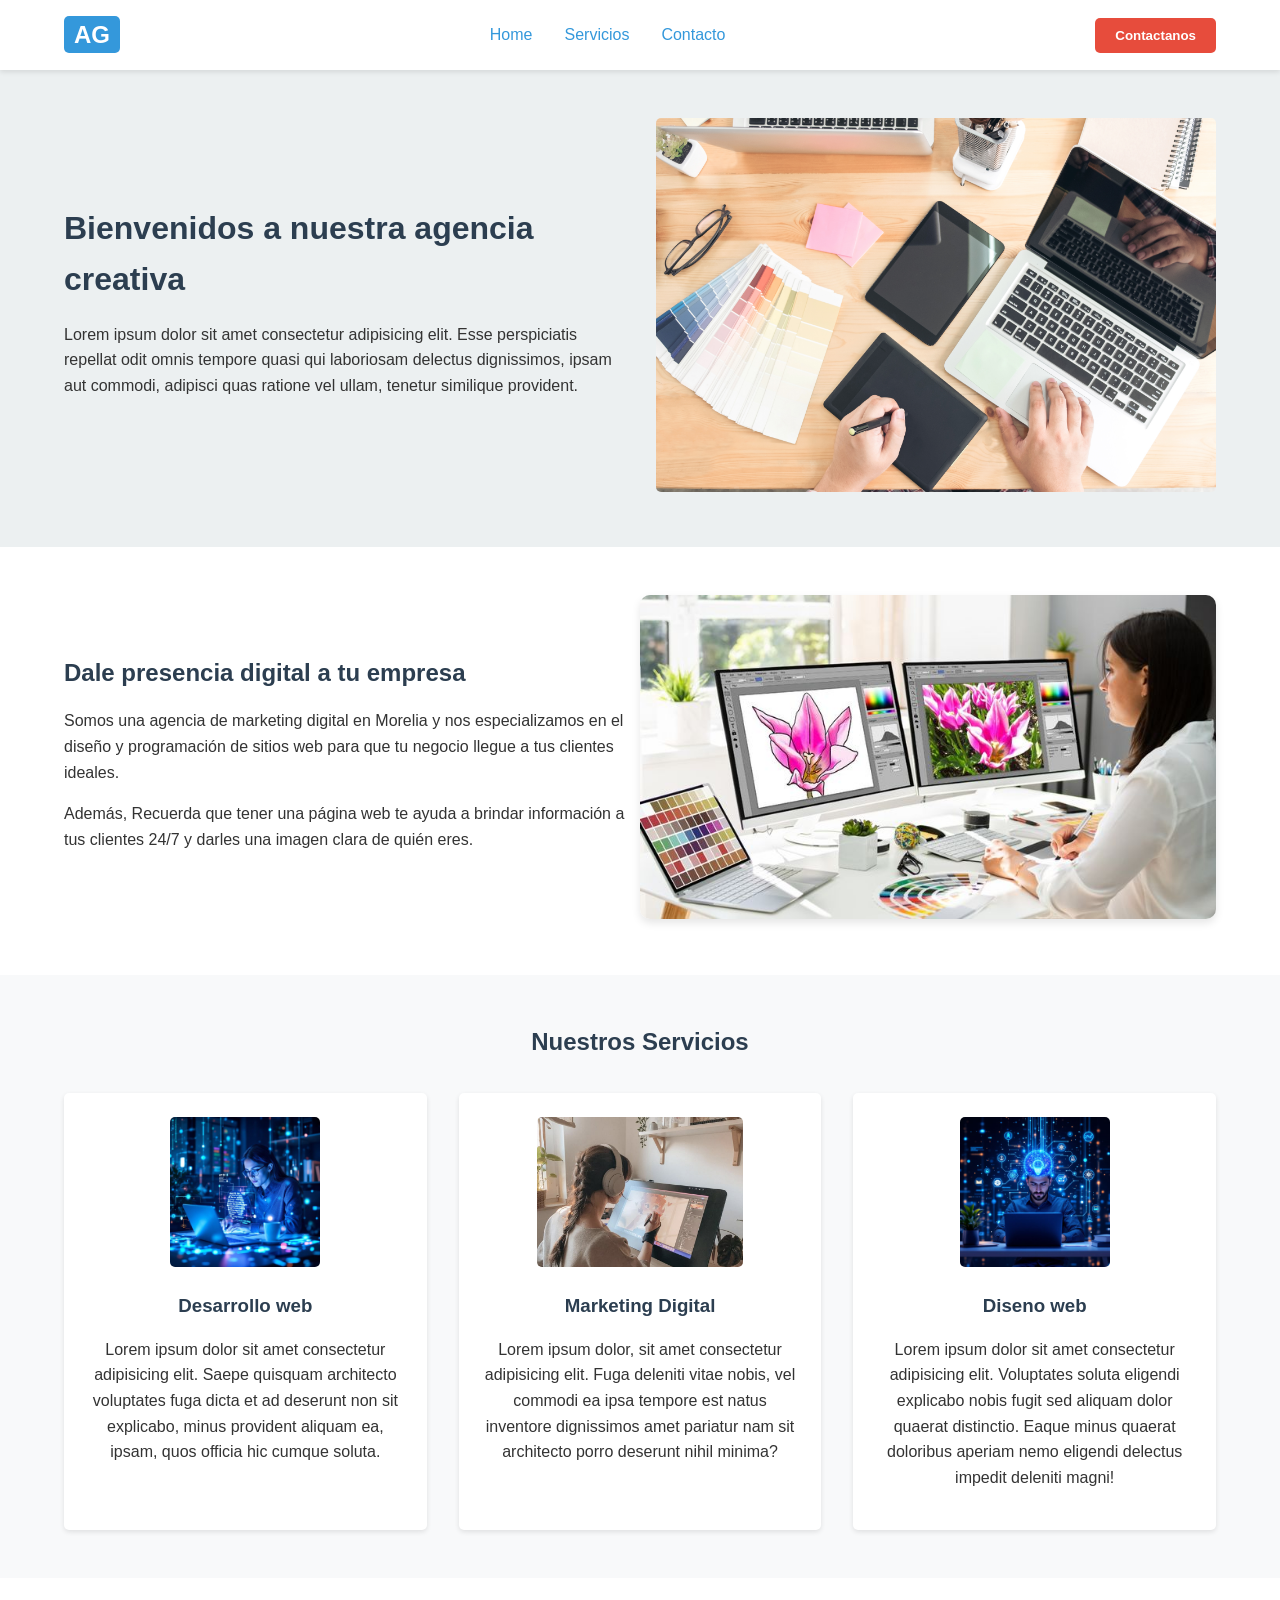
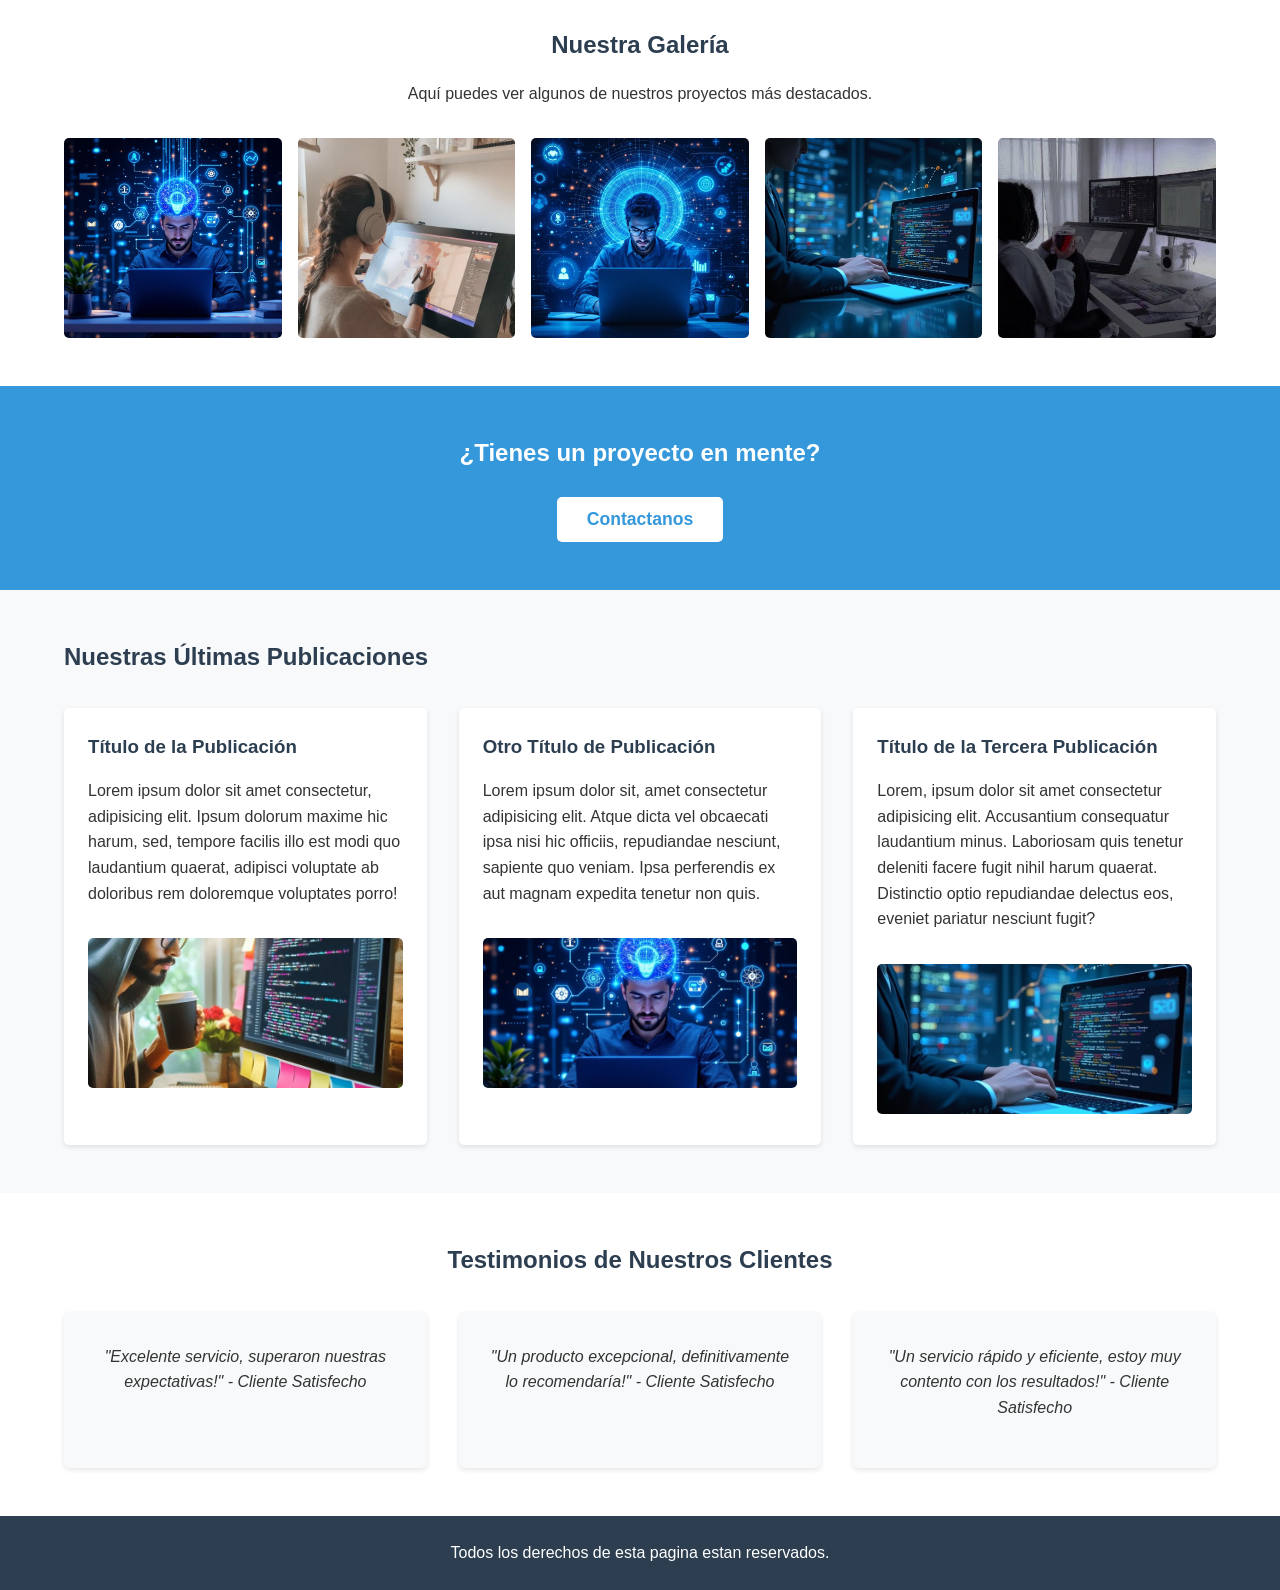
<file: index.html>
<!DOCTYPE html>
<html lang="en">
    <head>
        <meta charset="UTF-8">
        <meta name="viewport" content="width=device-width, initial-scale=1.0">
        <title>Agencia creativa</title>
        <!-- Link al CSS -->
        <link rel="stylesheet" href="style.css">
    </head>
    <body>
        <header class="header">
            <!-- Logo de la pagina -->
            <div class="logo">
                <span>AG</span>
            </div>
            <!-- Barra de navegacion -->

            <nav>
                <ul class="ulnav">
                    <li><a href="index.html">Home</a></li>
                    <li><a href="paginas/servicios.html">Servicios</a></li>
                    <li><a href="paginas/contacto.html">Contacto</a></li>
                </ul>
            </nav>

            <!-- Boton 'contactanos' -->
            <a href="paginas/contacto.html">
                <button class="contactoButton">Contactanos</button>
            </a>
        </header>

        <!-- Banner de la pagina -->
        <main class="banner">
            <div class="banner1">
                <h1>Bienvenidos a nuestra agencia creativa</h1>
                <p>Lorem ipsum dolor sit amet consectetur adipisicing elit. Esse
                    perspiciatis repellat odit omnis tempore quasi qui
                    laboriosam delectus dignissimos, ipsam aut commodi, adipisci
                    quas ratione vel ullam, tenetur similique provident.</p>
            </div>
            <div class="banner2">
                <img
                    src="imagenes/vecteezy_graphic-designer-working-with-sketch-tools_1236437.jpg"
                    alt="imagen de una agencia desarrollo">
            </div>
        </main>

        <!-- Texto de presentacion de la pagina  -->
        <section class="action">
            <div>
                <h2>Dale presencia digital a tu empresa</h2>
                <p>Somos una agencia de marketing digital en Morelia y nos
                    especializamos en
                    el diseño y programación de sitios web para que tu negocio
                    llegue
                    a tus clientes ideales.
                </p>
                <p> Además, Recuerda que tener una página web te ayuda a brindar
                    información
                    a tus clientes 24/7 y darles una imagen clara de quién eres.
                </p>
            </div>
            <div>
                <img src="imagenes/download.jpeg"
                    alt="Imagen representativa de nuestros servicios" alt="#"
                    class="img1">
            </div>
        </section>
        <!-- Servicios -->
        <section class="servicios">
            <h2>Nuestros Servicios</h2>
            <div class="algunos--servicios">
                <div>
                    <img src="imagenes/Fórmula 11.jpeg" alt="#">
                    <h3>Desarrollo web</h3>
                    <p>Lorem ipsum dolor sit amet consectetur adipisicing elit.
                        Saepe quisquam architecto voluptates fuga dicta et ad
                        deserunt non sit explicabo, minus provident aliquam ea,
                        ipsam, quos officia hic cumque soluta.</p>
                </div>
                <div>
                    <img src="imagenes/work.jpeg" alt="#">
                    <h3>Marketing Digital</h3>
                    <p>Lorem ipsum dolor, sit amet consectetur adipisicing elit.
                        Fuga deleniti vitae nobis, vel commodi ea ipsa tempore
                        est natus inventore dignissimos amet pariatur nam sit
                        architecto porro deserunt nihil minima?</p>
                </div>
                <div>
                    <img
                        src="imagenes/⭐️ Originality AI API Integration Guide for WordPress & Shopify.jpeg"
                        alt="#">
                    <h3>Diseno web</h3>
                    <p>Lorem ipsum dolor sit amet consectetur adipisicing elit.
                        Voluptates soluta eligendi explicabo nobis fugit sed
                        aliquam dolor quaerat distinctio. Eaque minus quaerat
                        doloribus aperiam nemo eligendi delectus impedit
                        deleniti magni!</p>
                </div>
            </div>
        </section>
        <!-- Galeria de la pagina -->
        <section class="galeria">
            <h2>Nuestra Galería</h2>
            <p>Aquí puedes ver algunos de nuestros proyectos más destacados.</p>
            <div class="imagenes-galeria">
                <img
                    src="imagenes/⭐️ Originality AI API Integration Guide for WordPress & Shopify.jpeg"
                    alt="#">
                <img src="imagenes/work.jpeg" alt="#">
                <img src="imagenes/Ranking Warriors in this Era.jpeg" alt="#">
                <img src="imagenes/Innover dans le Monde de l'IT.jpeg" alt="#">
                <img src="imagenes/download1.jpeg" alt="#">
            </div>
        </section>
        <!-- Frase llamativa -->
        <section class="fraseLlamativa">
            <h2>¿Tienes un proyecto en mente?</h2>
            <a href="paginas/contacto.html">
                <button>Contactanos</button>
            </a>
        </section>
        <!-- Ultimas publicaciones -->
        <section class="ultimasPublicaciones">
            <h2>Nuestras Últimas Publicaciones</h2>
            <div>
                <article class="publicacion1">
                    <h3>Título de la Publicación</h3>
                    <p>Lorem ipsum dolor sit amet consectetur, adipisicing elit.
                        Ipsum dolorum maxime hic harum, sed, tempore facilis
                        illo est modi quo laudantium quaerat, adipisci voluptate
                        ab doloribus rem doloremque voluptates porro!</p>
                    <img src="imagenes/Domina el Frontend y el Backend.jpeg"
                        alt="#">
                </article>
                <article class="publicacion2">
                    <h3>Otro Título de Publicación</h3>
                    <p>Lorem ipsum dolor sit, amet consectetur adipisicing elit.
                        Atque dicta vel obcaecati ipsa nisi hic officiis,
                        repudiandae nesciunt, sapiente quo veniam. Ipsa
                        perferendis ex aut magnam expedita tenetur non quis.</p>
                    <img
                        src="imagenes/⭐️ Originality AI API Integration Guide for WordPress & Shopify.jpeg"
                        alt="#">
                </article>
                <article class="publicacion3">
                    <h3>Título de la Tercera Publicación</h3>
                    <p>Lorem, ipsum dolor sit amet consectetur adipisicing elit.
                        Accusantium consequatur laudantium minus. Laboriosam
                        quis tenetur deleniti facere fugit nihil harum quaerat.
                        Distinctio optio repudiandae delectus eos, eveniet
                        pariatur nesciunt fugit?</p>
                    <img src="imagenes/Innover dans le Monde de l'IT.jpeg"
                        alt="#">
                </article>
            </div>
        </section>
        <!-- Sección de testimonios -->
        <section class="testimonios">
            <h2>Testimonios de Nuestros Clientes</h2>
            <div class="divTestimonios">
                <article class="testimonio1">
                    <p>"Excelente servicio, superaron nuestras expectativas!" -
                        Cliente Satisfecho</p>
                </article>
                <article class="testimonio2">
                    <p>"Un producto excepcional, definitivamente lo recomendaría!"
                        - Cliente Satisfecho</p>
                </article>
                <article class="testimonio3">
                    <p>"Un servicio rápido y eficiente, estoy muy contento con los resultados!"
                        - Cliente Satisfecho</p>
                </article>
            </div>
        </section>
        <!-- Pie de página -->
        <footer class="footer">Todos los derechos de esta pagina estan
            reservados.</footer>
    </body>
</html>
</file>
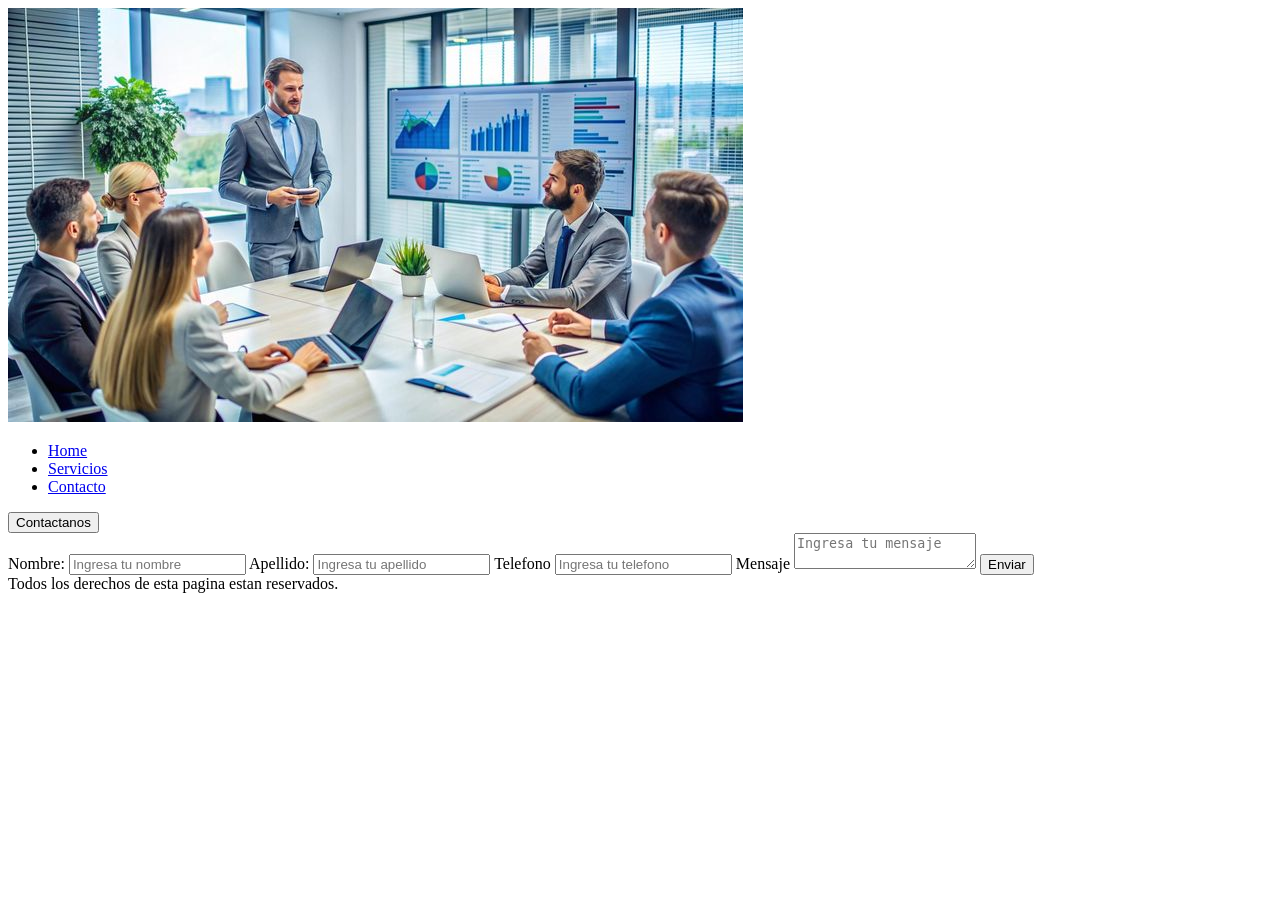
<file: paginas/contacto.html>
<!DOCTYPE html>
<html lang="en">
    <head>
        <meta charset="UTF-8">
        <meta name="viewport" content="width=device-width, initial-scale=1.0">
        <title>Contacto</title>
    </head>
    <body>
        <header>
            <!-- Logo de la pagina -->
            <div>
                <img src="Daily Meetings.jpeg" alt="#">
            </div>
            <!-- Barra de navegacion -->

            <nav>
                <ul>
                    <li><a href="index.html">Home</a></li>
                    <li><a href="paginas/servicios.html">Servicios</a></li>
                    <li><a href="paginas/contacto.html">Contacto</a></li>
                </ul>
            </nav>

            <!-- Boton 'contactanos' -->
            <a href="paginas/contacto.html">
                <button>Contactanos</button>
            </a>
        </header>
        <!-- formulario de la pagina -->
        <main>
            <div>
                <form action="/procesarDatos" method="post">
                    <label for="nombre">Nombre:</label>
                    <input type="text" name="nombre" id="nombre" required
                        placeholder="Ingresa tu nombre">

                    <label for="apellido">Apellido:</label>
                    <input type="text" name="apellido" id="apellido" required
                        placeholder="Ingresa tu apellido">

                    <label for="telefono">Telefono</label>
                    <input type="tel" name="telefono" id="telefono" required
                        placeholder="Ingresa tu telefono">

                    <label for="mensaje">Mensaje</label>
                    <textarea name="mensaje" id="mensaje"
                        placeholder="Ingresa tu mensaje"></textarea>

                    <button type="submit">Enviar</button>
                </form>
            </div>
        </main>
        <footer class="footer">Todos los derechos de esta pagina estan
            reservados.</footer>
    </body>
</html>
</file>
<file: style.css>
/* Estilos generales */
* {
    margin: 0;
    padding: 0;
    box-sizing: border-box;
    font-family: 'Arial', sans-serif;
}

body {
    background-color: #f8f9fa;
    color: #333;
    line-height: 1.6;
}

h1, h2, h3 {
    margin-bottom: 1rem;
    color: #2c3e50;
}

p {
    margin-bottom: 1rem;
}

img {
    max-width: 100%;
    height: auto;
    border-radius: 5px;
}

ul {
    list-style: none;
}

a {
    text-decoration: none;
    color: #3498db;
    transition: all 0.3s ease;
}

a:hover {
    color: #2980b9;
}

button {
    background-color: #3498db;
    color: white;
    border: none;
    padding: 10px 20px;
    border-radius: 5px;
    cursor: pointer;
    transition: all 0.3s ease;
    font-weight: bold;
}

button:hover {
    background-color: #2980b9;
    transform: translateY(-2px);
}

/* Header */
.header {
    display: flex;
    justify-content: space-between;
    align-items: center;
    padding: 1rem 5%;
    background-color: white;
    box-shadow: 0 2px 5px rgba(0, 0, 0, 0.1);
    position: sticky;
    top: 0;
    z-index: 100;
}

.logo {
    font-size: 1.5rem;
    font-weight: bold;
}

.logo span {
    background-color: #3498db;
    color: white;
    padding: 5px 10px;
    border-radius: 5px;
}

.logo img {
    max-height: 50px;
}

.ulnav {
    display: flex;
    gap: 2rem;
}

.contactoButton, .btn-contacto {
    background-color: #e74c3c;
    color: white;
}

.contactoButton:hover, .btn-contacto:hover {
    background-color: #c0392b;
}

/* Banner */
.banner {
    display: flex;
    justify-content: space-between;
    align-items: center;
    padding: 3rem 5%;
    background-color: #ecf0f1;
}

.banner1 {
    flex: 1;
    padding-right: 2rem;
}

.banner2 {
    flex: 1;
}

/* Sección de acción */
.action {
    display: flex;
    justify-content: space-between;
    align-items: center;
    padding: 3rem 5%;
    background-color: white;
}

.action div {
    flex: 1;
}

.img1 {
    border-radius: 10px;
    box-shadow: 0 4px 8px rgba(0, 0, 0, 0.1);
}

/* Sección de servicios */
.servicios {
    padding: 3rem 5%;
    text-align: center;
    background-color: #f8f9fa;
}

.algunos--servicios {
    display: flex;
    gap: 2rem;
    margin-top: 2rem;
}

.algunos--servicios div {
    flex: 1;
    background-color: white;
    padding: 1.5rem;
    border-radius: 5px;
    box-shadow: 0 2px 5px rgba(0, 0, 0, 0.1);
    transition: all 0.3s ease;
}

.algunos--servicios div:hover {
    transform: translateY(-5px);
    box-shadow: 0 5px 15px rgba(0, 0, 0, 0.1);
}

.algunos--servicios img {
    max-height: 150px;
    margin-bottom: 1rem;
}

/* Galería */
.galeria {
    padding: 3rem 5%;
    text-align: center;
    background-color: white;
}

.imagenes-galeria {
    display: grid;
    grid-template-columns: repeat(auto-fill, minmax(200px, 1fr));
    gap: 1rem;
    margin-top: 2rem;
}

.imagenes-galeria img {
    width: 100%;
    height: 200px;
    object-fit: cover;
    transition: all 0.3s ease;
}

.imagenes-galeria img:hover {
    transform: scale(1.05);
}

/* Frase llamativa */
.fraseLlamativa {
    padding: 3rem 5%;
    text-align: center;
    background-color: #3498db;
    color: white;
}

.fraseLlamativa h2 {
    color: white;
    margin-bottom: 1.5rem;
}

.fraseLlamativa button {
    background-color: white;
    color: #3498db;
    padding: 12px 30px;
    font-size: 1.1rem;
}

.fraseLlamativa button:hover {
    background-color: #f1f1f1;
    color: #2980b9;
}

/* Últimas publicaciones */
.ultimasPublicaciones {
    padding: 3rem 5%;
    background-color: #f8f9fa;
}

.ultimasPublicaciones > div {
    display: flex;
    gap: 2rem;
    margin-top: 2rem;
}

.ultimasPublicaciones article {
    flex: 1;
    background-color: white;
    padding: 1.5rem;
    border-radius: 5px;
    box-shadow: 0 2px 5px rgba(0, 0, 0, 0.1);
}

.ultimasPublicaciones img {
    margin-top: 1rem;
    height: 150px;
    object-fit: cover;
    width: 100%;
}

/* Testimonios */
.testimonios {
    padding: 3rem 5%;
    text-align: center;
    background-color: white;
}

.divTestimonios {
    display: flex;
    gap: 2rem;
    margin-top: 2rem;
}

.divTestimonios article {
    flex: 1;
    background-color: #f8f9fa;
    padding: 2rem;
    border-radius: 5px;
    box-shadow: 0 2px 5px rgba(0, 0, 0, 0.1);
    font-style: italic;
}

/* Footer */
.footer {
    background-color: #2c3e50;
    color: white;
    padding: 1.5rem 5%;
    text-align: center;
}

/* Página de servicios */
.banner-servicios {
    display: flex;
    justify-content: space-between;
    align-items: center;
    padding: 3rem 5%;
    background-color: #ecf0f1;
}

.intro-servicios {
    padding: 3rem 5%;
    text-align: center;
    background-color: white;
}

.servicios-detallados {
    padding: 3rem 5%;
    background-color: #f8f9fa;
}

.servicio-item {
    display: flex;
    gap: 2rem;
    margin: 3rem 0;
    background-color: white;
    padding: 2rem;
    border-radius: 5px;
    box-shadow: 0 2px 5px rgba(0, 0, 0, 0.1);
}

.servicio-item.inverso {
    flex-direction: row-reverse;
}

.servicio-img, .servicio-info {
    flex: 1;
}

.servicio-info ul {
    list-style: disc;
    margin-left: 1.5rem;
    margin-bottom: 1rem;
}

.btn-servicios {
    display: inline-block;
    padding: 10px 20px;
    background-color: #3498db;
    color: white;
    border-radius: 5px;
    margin-top: 1rem;
}

.btn-servicios:hover {
    background-color: #2980b9;
    color: white;
}

.planes-servicios {
    padding: 3rem 5%;
    text-align: center;
    background-color: white;
}

.planes-container {
    display: flex;
    gap: 2rem;
    margin-top: 2rem;
}

.plan-card {
    flex: 1;
    background-color: #f8f9fa;
    padding: 2rem;
    border-radius: 5px;
    box-shadow: 0 2px 5px rgba(0, 0, 0, 0.1);
    position: relative;
}

.plan-card.destacado {
    transform: scale(1.05);
    border: 2px solid #3498db;
}

.plan-tag {
    position: absolute;
    top: -10px;
    right: 10px;
    background-color: #e74c3c;
    color: white;
    padding: 5px 10px;
    border-radius: 5px;
    font-size: 0.9rem;
}

.precio {
    font-size: 1.5rem;
    font-weight: bold;
    color: #3498db;
    margin: 1rem 0;
}

.plan-card ul {
    list-style: none;
    margin-bottom: 1.5rem;
}

.plan-card li {
    margin-bottom: 10px;
    position: relative;
    padding-left: 20px;
}

.plan-card li:before {
    content: "✓";
    color: #2ecc71;
    position: absolute;
    left: 0;
}

.btn-plan {
    display: inline-block;
    padding: 10px 30px;
    background-color: #3498db;
    color: white;
    border-radius: 5px;
}

.proceso-trabajo {
    padding: 3rem 5%;
    text-align: center;
    background-color: #f8f9fa;
}

.proceso-pasos {
    display: flex;
    justify-content: space-between;
    margin-top: 2rem;
    flex-wrap: wrap;
}

.paso {
    flex: 1;
    min-width: 150px;
    margin: 1rem;
}

.paso-numero {
    background-color: #3498db;
    color: white;
    width: 50px;
    height: 50px;
    display: flex;
    justify-content: center;
    align-items: center;
    border-radius: 50%;
    margin: 0 auto 1rem;
    font-size: 1.5rem;
    font-weight: bold;
}

.cta-servicios {
    padding: 3rem 5%;
    text-align: center;
    background-color: #3498db;
    color: white;
}

.cta-servicios h2 {
    color: white;
}

.btn-cta {
    background-color: white;
    color: #3498db;
    padding: 12px 30px;
    margin-top: 1.5rem;
    font-size: 1.1rem;
}

.faq-servicios {
    padding: 3rem 5%;
    background-color: white;
}

.faq-container {
    margin-top: 2rem;
}

.faq-item {
    margin-bottom: 1.5rem;
    padding-bottom: 1.5rem;
    border-bottom: 1px solid #ecf0f1;
}

.faq-item h3 {
    margin-bottom: 0.5rem;
    color: #3498db;
}

.footer-content {
    display: flex;
    justify-content: space-between;
    margin-bottom: 2rem;
    text-align: left;
}

.footer-info, .footer-links, .footer-contact {
    flex: 1;
}

.footer-logo {
    max-width: 100px;
    margin-bottom: 1rem;
}

.footer-links ul {
    margin-top: 1rem;
}

.footer-links li {
    margin-bottom: 10px;
}

.footer-links a {
    color: #bdc3c7;
}

.social-icons {
    display: flex;
    gap: 1rem;
    margin-top: 1rem;
}

.social-icons a {
    width: 40px;
    height: 40px;
    display: flex;
    justify-content: center;
    align-items: center;
    background-color: #34495e;
    border-radius: 50%;
}

.footer-bottom {
    padding-top: 1rem;
    border-top: 1px solid #34495e;
}

/* Página de contacto */
.contacto-main {
    padding: 3rem 5%;
    background-color: #f8f9fa;
}

.contacto-container {
    max-width: 800px;
    margin: 0 auto;
    background-color: white;
    padding: 2rem;
    border-radius: 5px;
    box-shadow: 0 2px 5px rgba(0, 0, 0, 0.1);
}

.contacto-intro {
    margin-bottom: 2rem;
}

.contacto-form {
    display: grid;
    grid-template-columns: 1fr 1fr;
    gap: 1.5rem;
}

.form-group {
    margin-bottom: 0.5rem;
}

.form-group:nth-child(5), .form-group:nth-child(6) {
    grid-column: 1 / 3;
}

label {
    display: block;
    margin-bottom: 0.5rem;
    font-weight: bold;
}

input, textarea, select {
    width: 100%;
    padding: 10px;
    border: 1px solid #ddd;
    border-radius: 5px;
    font-size: 1rem;
}

textarea {
    min-height: 150px;
    resize: vertical;
}

.submitButton {
    background-color: #3498db;
    color: white;
    padding: 12px 30px;
    border: none;
    border-radius: 5px;
    cursor: pointer;
    font-size: 1rem;
    grid-column: 1 / 3;
    justify-self: center;
    margin-top: 1rem;
}

.submitButton:hover {
    background-color: #2980b9;
}

/* Clase para marcar la página activa en el menú */
.active {
    color: #3498db;
    font-weight: bold;
}

/* Media queries para responsividad */
@media (max-width: 768px) {
    .header {
        flex-direction: column;
        padding: 1rem;
    }
    
    .logo {
        margin-bottom: 1rem;
    }
    
    .ulnav {
        margin: 1rem 0;
    }
    
    .banner, .action {
        flex-direction: column;
        text-align: center;
    }
    
    .banner1 {
        padding-right: 0;
        margin-bottom: 2rem;
    }
    
    .action div:first-child {
        margin-bottom: 2rem;
    }
    
    .algunos--servicios, .divTestimonios, .ultimasPublicaciones > div {
        flex-direction: column;
    }
    
    .servicio-item, .servicio-item.inverso {
        flex-direction: column;
    }
    
    .planes-container {
        flex-direction: column;
    }
    
    .plan-card.destacado {
        transform: none;
    }
    
    .footer-content {
        flex-direction: column;
    }
    
    .footer-info, .footer-links, .footer-contact {
        margin-bottom: 2rem;
    }
    
    .contacto-form {
        grid-template-columns: 1fr;
    }
    
    .form-group:nth-child(5), .form-group:nth-child(6) {
        grid-column: 1;
    }
    
    .submitButton {
        grid-column: 1;
    }
}

@media (max-width: 480px) {
    .ulnav {
        flex-direction: column;
        gap: 1rem;
        align-items: center;
    }
    
    .proceso-pasos {
        flex-direction: column;
    }
    
    .imagenes-galeria {
        grid-template-columns: repeat(auto-fill, minmax(150px, 1fr));
    }
}
</file>
